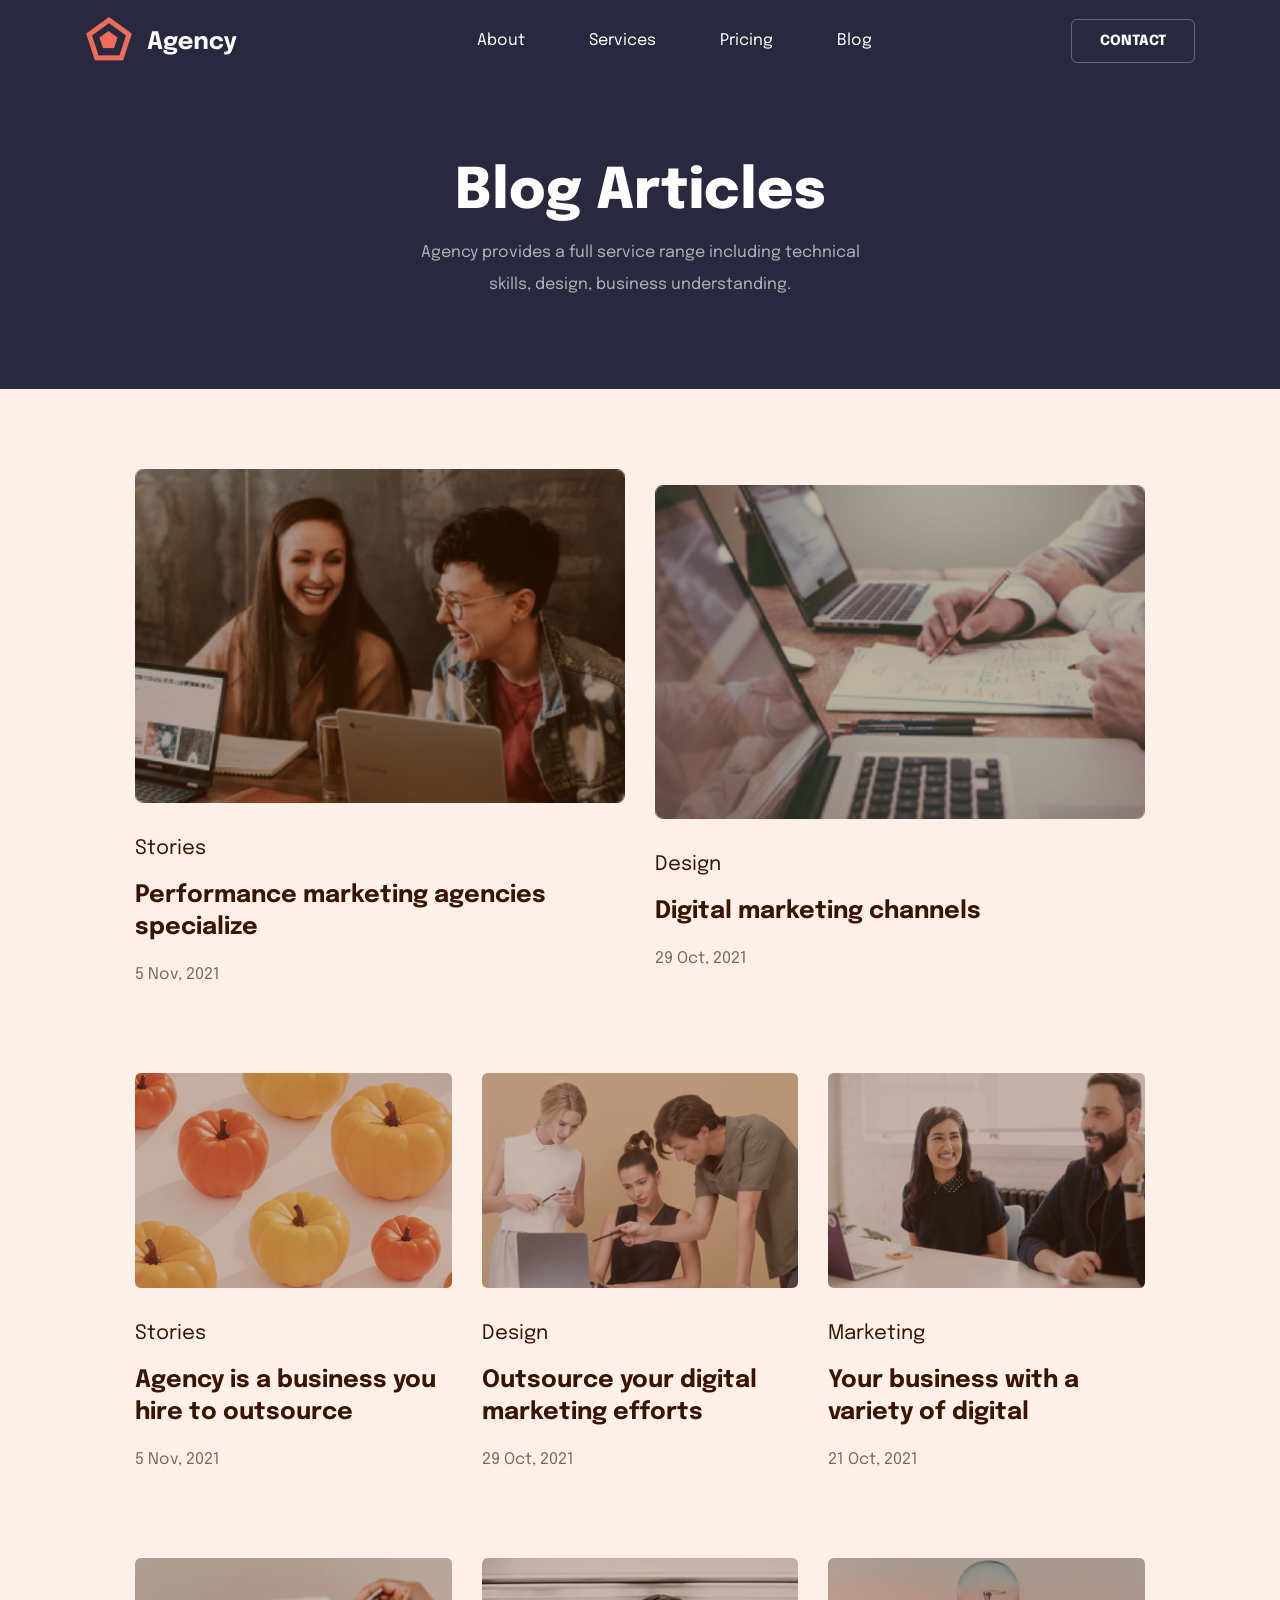
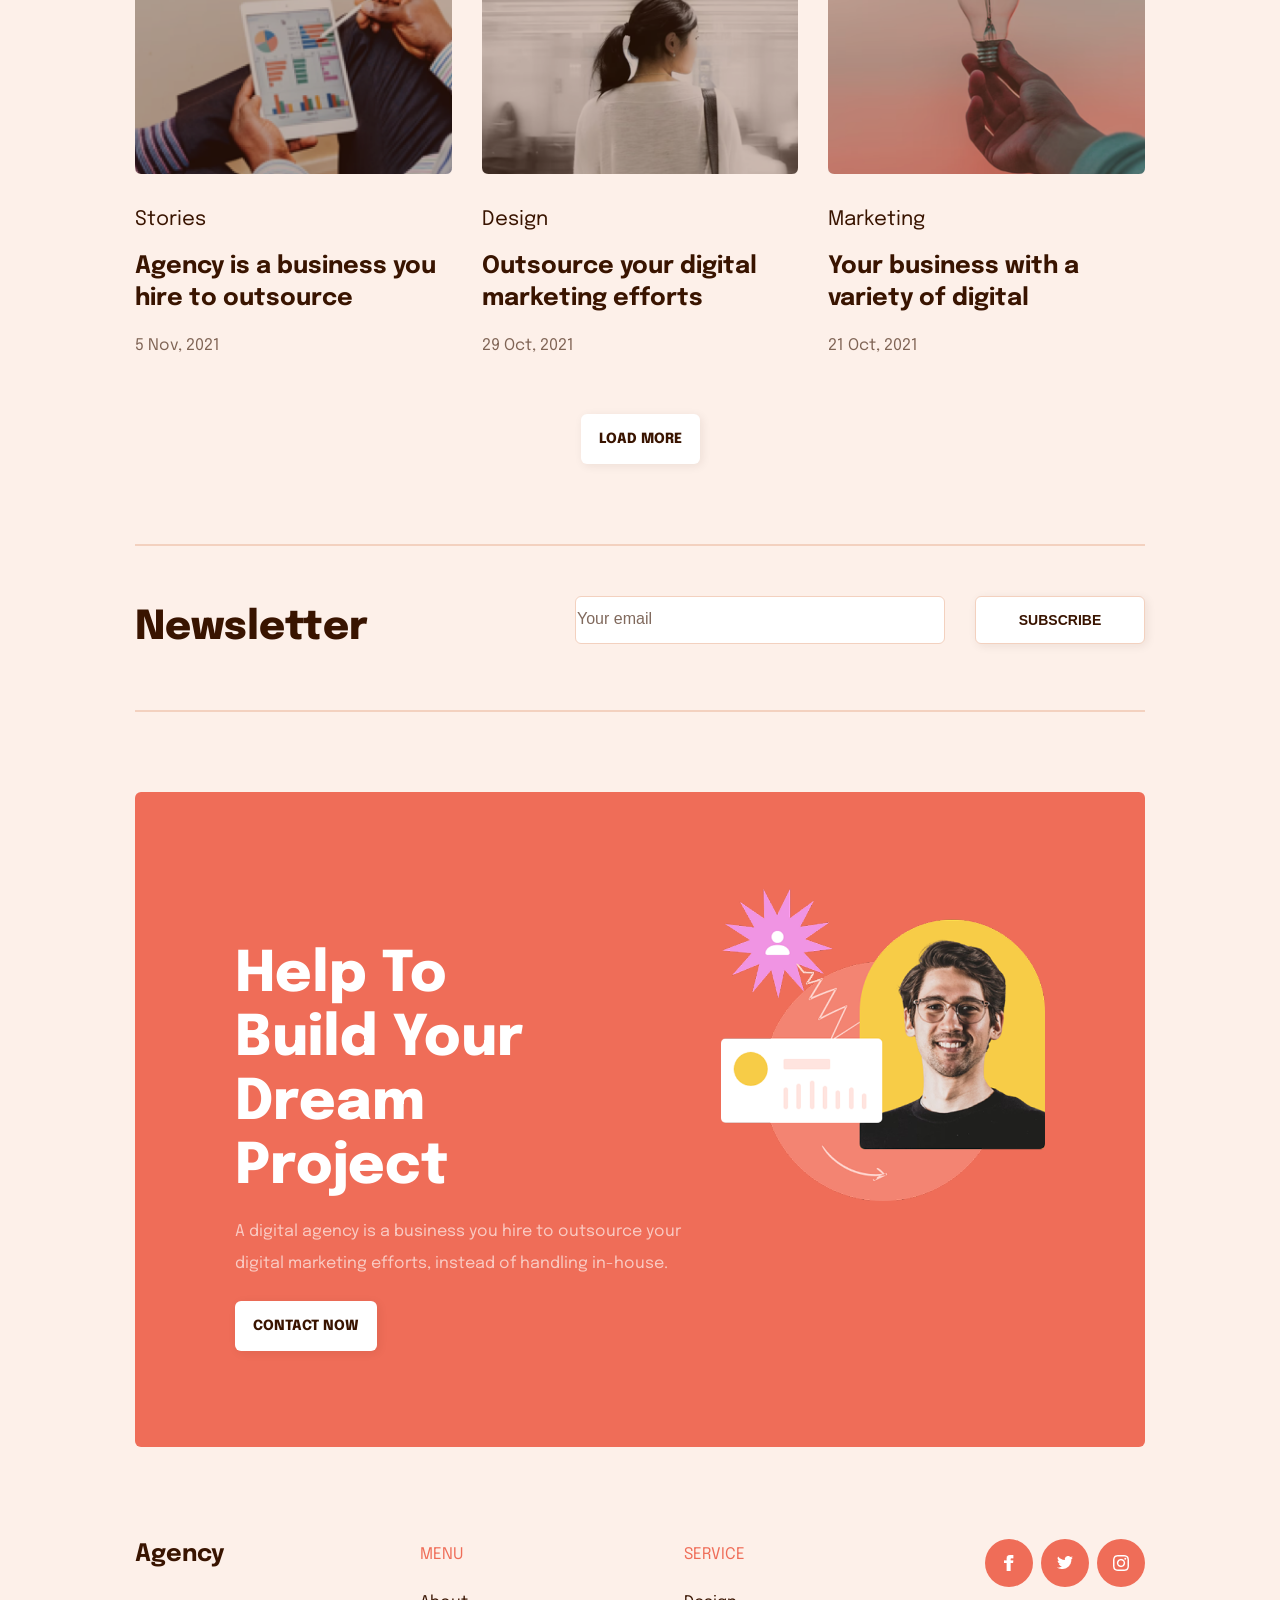
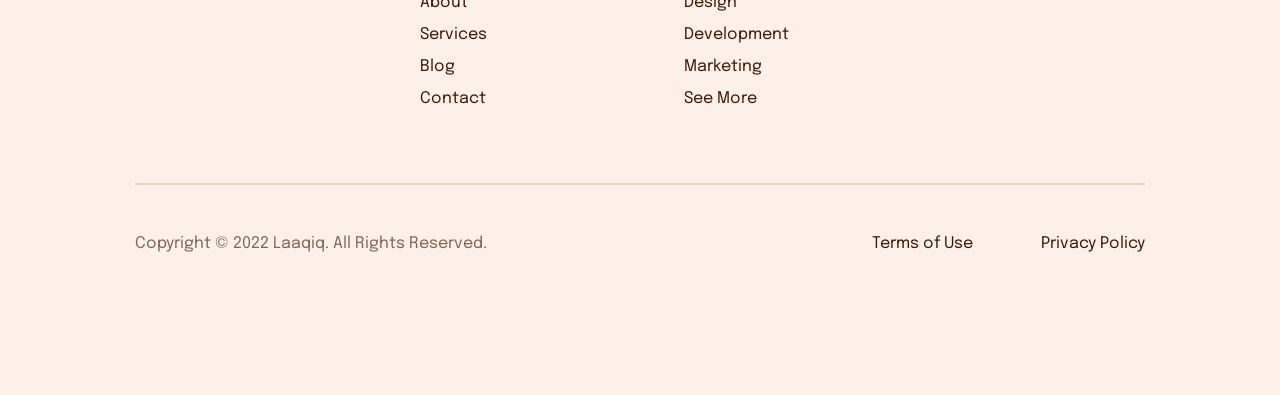
<file: css-padrao/index.html>
<!DOCTYPE html>
<html lang="pt-br">
<head>
    <meta charset="UTF-8">
    <meta name="viewport" content="width=device-width, initial-scale=1.0">
    <title>Agency</title>
    <link rel="preconnect" href="https://fonts.googleapis.com">
    <link rel="preconnect" href="https://fonts.gstatic.com" crossorigin>
    <link href="https://fonts.googleapis.com/css2?family=Epilogue:ital,wght@0,100..900;1,100..900&display=swap" rel="stylesheet">
    <link rel="stylesheet" href="css/style.css">
</head>
<body>
    <header>
        <div class="container">
            <img src="img/logo.png" alt="Logo da Agency" class="container-logo">
            <div class="container-menu">
                <input type="checkbox" id="menu" class="container-button">
                <label for="menu">
                    <span class="container-menu-mobile"></span>
                </label>
                <ul class="menu-list"> 
                    <li class="menu-list-item">
                        <a href="#" class="menu-list-link">About</a>
                    </li> 
                    <li class="menu-list-item">
                        <a href="#" class="menu-list-link">Services</a>
                    </li> 
                    <li class="menu-list-item">
                        <a href="#" class="menu-list-link">Pricing</a>
                    </li> 
                    <li class="menu-list-item">
                        <a href="#" class="menu-list-link">Blog</a>
                    </li> 
                    <li class="menu-list-item">
                        <a href="#" class="menu-list-link">Contact</a>
                    </li> 
                </ul>
            </div>
            <div class="container-menu-desktop">
                <img src="img/logo.png" alt="Logo da Agency" class="container-logo-desktop">
                <ul class="menu-desktop-links">
                    <li>
                        <a href="#">About</a>
                    </li>
                    <li>
                        <a href="#">Services</a>
                    </li>
                    <li>
                        <a href="#">Pricing</a>
                    </li>
                    <li>
                        <a href="#">Blog</a>
                    </li>
                </ul>
                <a class="menu-contact" href="#">CONTACT</a>
            </div>
        </div>
        <section class="description">
                <h2>Blog Articles</h2>
                <p>Agency provides a full service range including technical skills, design, business understanding.</p>
        </section>
    </header>
    <main>
        <section class="posts-section">
            <div class="posts">
                <div class="post">
                    <img src="img/Bitmap1.png" alt="Duas pessoas dando risada">
                    <p class="post-category">Stories</p>
                    <h4 class="post-titulo">Performance marketing agencies specialize</h4>
                    <p class="post-date">5 Nov, 2021</p>
                </div>
                <div class="post">
                    <img src="img/Bitmap2.png" alt="Dois notebooks">
                    <p class="post-category">Design</p>
                    <h4 class="post-titulo">Digital marketing channels</h4>
                    <p class="post-date">29 Oct, 2021</p>
                </div>
                <hr class="hr-post">
                <div class="post">
                    <img src="img/Bitmap3.png" alt="Aboboras sob um fundo branco">
                    <p class="post-category">Stories</p>
                    <h4 class="post-titulo">Agency is a business you hire to outsource</h4>
                    <p class="post-date">5 Nov, 2021</p>
                </div>
                <div class="post">
                    <img src="img/Bitmap4.png" alt="Pessoas conversando em frente a um notebook">
                    <p class="post-category">Design</p>
                    <h4 class="post-titulo">Outsource your digital marketing efforts</h4>
                    <p class="post-date">29 Oct, 2021</p>
                </div>
                <div class="post">
                    <img src="img/Bitmap5.png" alt="Duas pessoas dando risada">
                    <p class="post-category">Marketing</p>
                    <h4 class="post-titulo">Your business with a variety of digital</h4>
                    <p class="post-date">21 Oct, 2021</p>
                </div>
                <div class="post">
                    <img src="img/Bitmap6.png" alt="Duas pessoas dando risada">
                    <p class="post-category">Stories</p>
                    <h4 class="post-titulo">Agency is a business you hire to outsource</h4>
                    <p class="post-date">5 Nov, 2021</p>
                </div>
                <div class="post">
                    <img src="img/Bitmap7.png" alt="Duas pessoas dando risada">
                    <p class="post-category">Design</p>
                    <h4 class="post-titulo">Outsource your digital marketing efforts</h4>
                    <p class="post-date">29 Oct, 2021</p>
                </div>
                <div class="post">
                    <img src="img/Bitmap8.png" alt="Duas pessoas dando risada">
                    <p class="post-category">Marketing</p>
                    <h4 class="post-titulo">Your business with a variety of digital</h4>
                    <p class="post-date">21 Oct, 2021</p>
                </div>
            </div>
            <a class="post-load load-more" href="#">LOAD MORE</a> 
        </section>
        <hr>
        <section class="newsletter">
            <h3>Newsletter</h3>
            <form action="#">
                <input type="email" class="form-email" placeholder="Your email">
                <button class="form-button" type="submit">SUBSCRIBE</button>
            </form>
        </section>
        <hr>
        <section class="contact">
            <div class="contact-img">
                <img src="img/Contact.png" alt="Desenhos ao lado de um homem">
            </div>
            <div class="contact-text">
                <h3>Help To Build Your Dream Project</h3>
                <p>A digital agency is a business you hire to outsource your digital marketing efforts, instead of handling in-house.</p>
                <a class="post-load" href="#">CONTACT NOW</a>
            </div>
        </section>
    </main>
    <footer>
        <div class="footer-primary">
            <h4 class="footer-title">Agency</h4>
            <div class="footer-links">
                <h5>MENU</h5>
                <p>About</p>
                <p>Services</p>
                <p>Blog</p>
                <p>Contact</p>
            </div>
            <div class="footer-links">
                <h5>SERVICE</h5>
                <p>Design</p>
                <p>Development</p>
                <p>Marketing</p>
                <p>See More</p>
            </div>
            <div class="links">
                <a href="#">
                    <img src="img/facebook.png" alt="Logo facebook">
                </a>
                <a href="#">
                    <img src="img/twitter.png" alt="Logo facebook">
                </a>
                <a href="#">
                    <img src="img/instagram.png" alt="Logo facebook">
                </a>
            </div>
        </div>
        
        <hr>
        <div class="footer-secundary">
            <p class="footer-direitos">Copyright © 2022 Laaqiq. All Rights Reserved.</p>
            <div class="links-terms">
                <a href="">Terms of Use</a>
                <a href="">Privacy Policy</a>
            </div>
        </div>
    </footer>
</body>
</html>
</file>
<file: css-padrao/css/style.css>
@import url(global.css);
@import url(header.css);
@import url(description.css);
@import url(posts.css);
@import url(newsletter.css);
@import url(contact.css);
@import url(footer.css);
</file>
